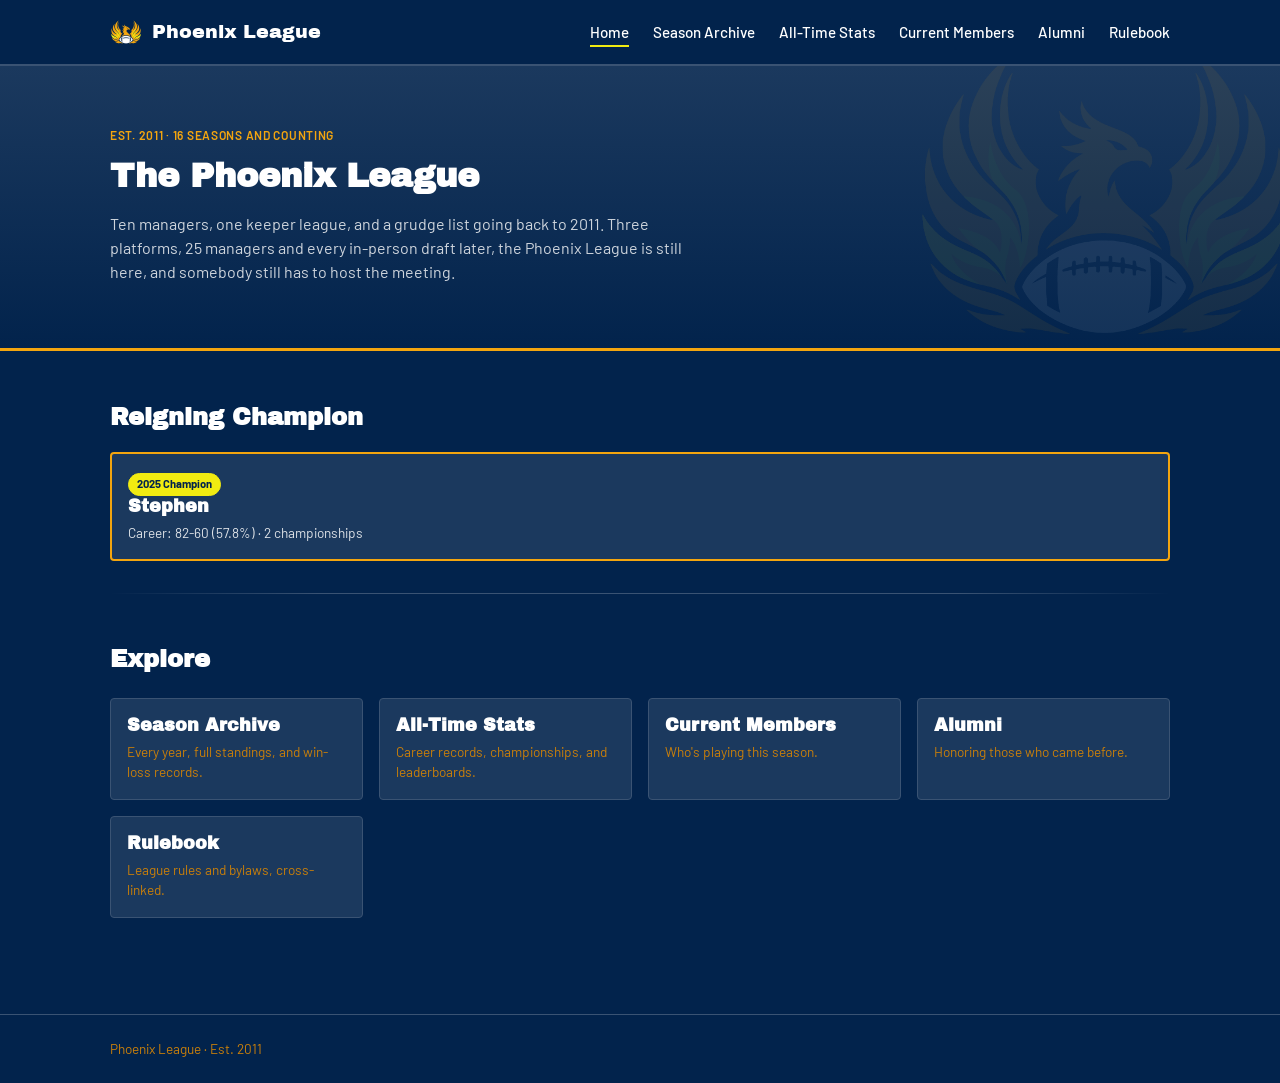
<file: index.html>
<!DOCTYPE html>
<html lang="en">
<head>
<meta charset="UTF-8">
<title>Phoenix League</title>
<link rel="icon" href="assets/favicon.ico">
<link rel="apple-touch-icon" href="assets/icon-192.png">
<link rel="manifest" href="manifest.json">
<link rel="stylesheet" href="css/style.css">
</head>
<body data-page="home">
<div data-include="partials/nav.html"></div>

<section class="hero">
  <div class="wrap">
    <p class="eyebrow" id="season-count">Est. 2011 &middot; 16 seasons and counting</p>
    <h1>The Phoenix League</h1>
    <p>Ten managers, one keeper league, and a grudge list going back to 2011.
       Three platforms, 25 managers and every in-person draft later, the
       Phoenix League is still here, and somebody still has to host the meeting.</p>
  </div>
</section>

<main class="wrap">
  <section id="latest-champion">
    <h2>Reigning Champion</h2>
    <div id="champion-card"></div>
  </section>

  <section id="quick-links">
    <h2>Explore</h2>
    <div class="grid">
      <div class="card"><h3><a href="seasons.html">Season Archive</a></h3><p class="meta">Every year, full standings, and win-loss records.</p></div>
      <div class="card"><h3><a href="stats.html">All-Time Stats</a></h3><p class="meta">Career records, championships, and leaderboards.</p></div>
      <div class="card"><h3><a href="roster.html">Current Members</a></h3><p class="meta">Who's playing this season.</p></div>
      <div class="card"><h3><a href="alumni.html">Alumni</a></h3><p class="meta">Honoring those who came before.</p></div>
      <div class="card"><h3><a href="rulebook.html">Rulebook</a></h3><p class="meta">League rules and bylaws, cross-linked.</p></div>
    </div>
  </section>
</main>

<footer class="site-footer"><div class="wrap">Phoenix League &middot; Est. 2011</div></footer>

<script src="js/include.js"></script>
<script src="js/data.js"></script>
<script>
  // Season count includes the season in progress (2016 counts: it was played,
  // only its data was lost). A new season starts counting in September.
  (function () {
    const now = new Date();
    const currentSeason = now.getMonth() >= 8 ? now.getFullYear() : now.getFullYear() - 1;
    const count = currentSeason - 2011 + 1;
    document.getElementById('season-count').innerHTML =
      'Est. 2011 &middot; ' + count + ' seasons and counting';
  })();
</script>
<script>
(async function () {
  const seasons = await loadSeasons();
  const latest = seasons.filter(s => s.champion).sort((a,b) => b.year - a.year)[0];
  const managers = await loadManagers();
  const el = document.getElementById('champion-card');
  if (!latest) { el.innerHTML = '<p class="empty-state">No season data yet.</p>'; return; }
  const m = managers.find(m => m.slug === latest.champion);
  el.innerHTML = `<div class="card champion-highlight">
    <span class="badge champion">${latest.year} Champion</span>
    <h3>${m ? m.display_name : latest.champion}</h3>
    <p class="meta">Career: ${m.career.wins}-${m.career.losses} (${pct(m.career.win_pct)}) &middot; ${m.career.championships} championship${m.career.championships === 1 ? '' : 's'}</p>
  </div>`;
})();
</script>
</body>
</html>
</file>
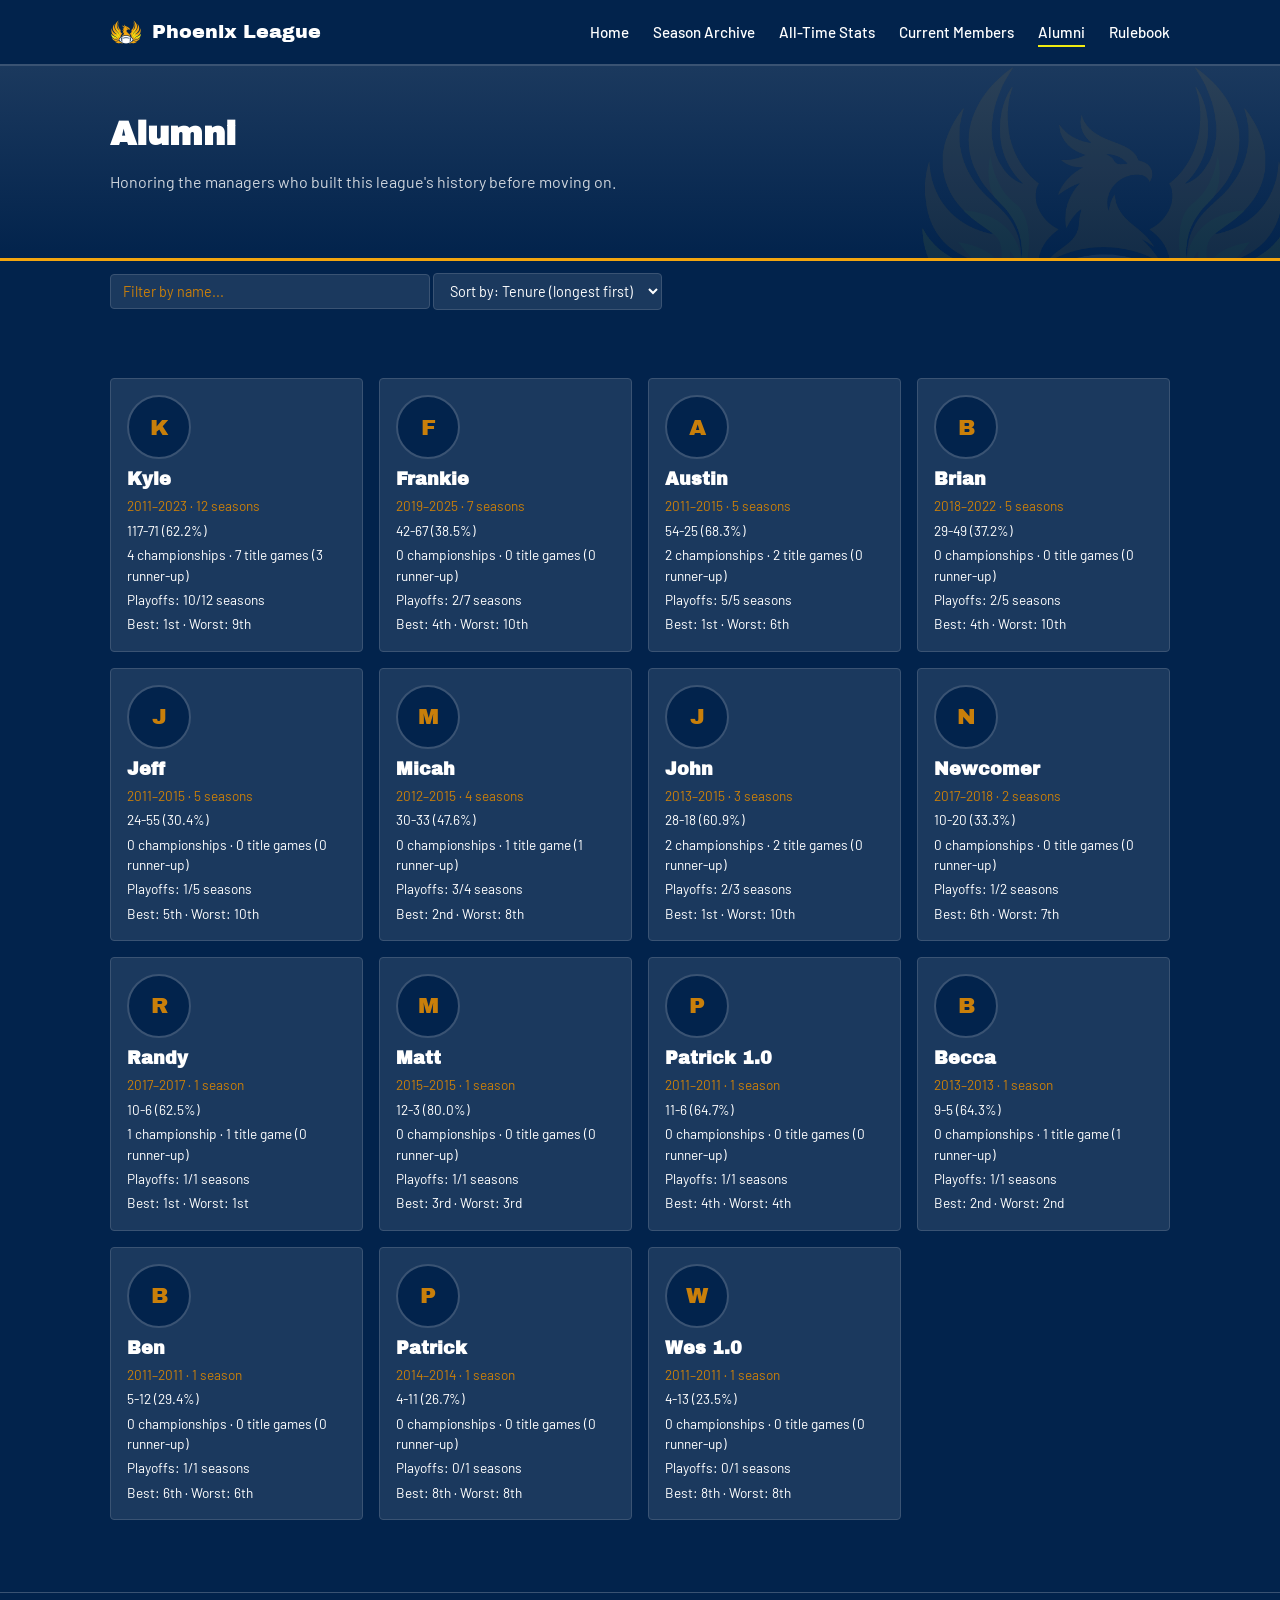
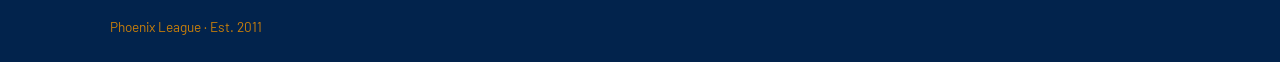
<file: alumni.html>
<!DOCTYPE html>
<html lang="en">
<head>
<meta charset="UTF-8">
<title>Alumni — Phoenix League</title>
<link rel="icon" href="assets/favicon.ico">
<link rel="apple-touch-icon" href="assets/icon-192.png">
<link rel="manifest" href="manifest.json">
<link rel="stylesheet" href="css/style.css">
</head>
<body data-page="alumni">
<div data-include="partials/nav.html"></div>

<section class="hero">
  <div class="wrap">
    <h1>Alumni</h1>
    <p>Honoring the managers who built this league's history before moving on.</p>
  </div>
</section>

<main class="wrap">
  <input type="text" class="filter-input" id="alumni-filter" placeholder="Filter by name...">
  <select class="sort-select" id="alumni-sort">
    <option value="tenure">Sort by: Tenure (longest first)</option>
    <option value="wins">Sort by: Career Wins</option>
    <option value="winpct">Sort by: Win %</option>
    <option value="championships">Sort by: Championships</option>
    <option value="alpha">Sort by: Name (A-Z)</option>
  </select>
  <section id="alumni-grid" class="grid"></section>
</main>

<footer class="site-footer"><div class="wrap">Phoenix League &middot; Est. 2011</div></footer>

<script src="js/include.js"></script>
<script src="js/data.js"></script>
<script>
(async function () {
  const managers = (await loadManagers()).filter(m => m.status === 'alumni');
  const grid = document.getElementById('alumni-grid');

  function render(sorted) {
    grid.innerHTML = sorted.map(m => `<div class="card alumni-card">
      ${avatarHTML(m)}
      <h3>${m.display_name}</h3>
      <p class="meta">${Math.min(...m.years_active)}&ndash;${Math.max(...m.years_active)} &middot; ${m.years_active.length} season${m.years_active.length === 1 ? '' : 's'}</p>
      <p class="stat-line">${m.career.wins}-${m.career.losses} (${pct(m.career.win_pct)})</p>
      <p class="stat-line">${m.career.championships} championship${m.career.championships === 1 ? '' : 's'}
         &middot; ${m.career.championship_appearances} title game${m.career.championship_appearances === 1 ? '' : 's'}
         (${m.career.runner_up_finishes} runner-up)</p>
      <p class="stat-line">Playoffs: ${m.career.playoff_appearances}/${m.years_active.length} seasons</p>
      <p class="stat-line">Best: ${ordinal(m.career.best_finish)} &middot; Worst: ${ordinal(m.career.worst_finish)}</p>
    </div>`).join('');
  }

  const sorters = {
    tenure: (a, b) => b.years_active.length - a.years_active.length,
    wins: (a, b) => b.career.wins - a.career.wins,
    winpct: (a, b) => b.career.win_pct - a.career.win_pct,
    championships: (a, b) => b.career.championships - a.career.championships,
    alpha: (a, b) => a.display_name.localeCompare(b.display_name),
  };

  render([...managers].sort(sorters.tenure));

  document.getElementById('alumni-sort').addEventListener('change', (e) => {
    render([...managers].sort(sorters[e.target.value]));
  });

  document.getElementById('alumni-filter').addEventListener('input', (e) => {
    const q = e.target.value.trim().toLowerCase();
    grid.querySelectorAll('.alumni-card').forEach(card => {
      card.style.display = card.textContent.toLowerCase().includes(q) ? '' : 'none';
    });
  });
})();
</script>
</body>
</html>
</file>
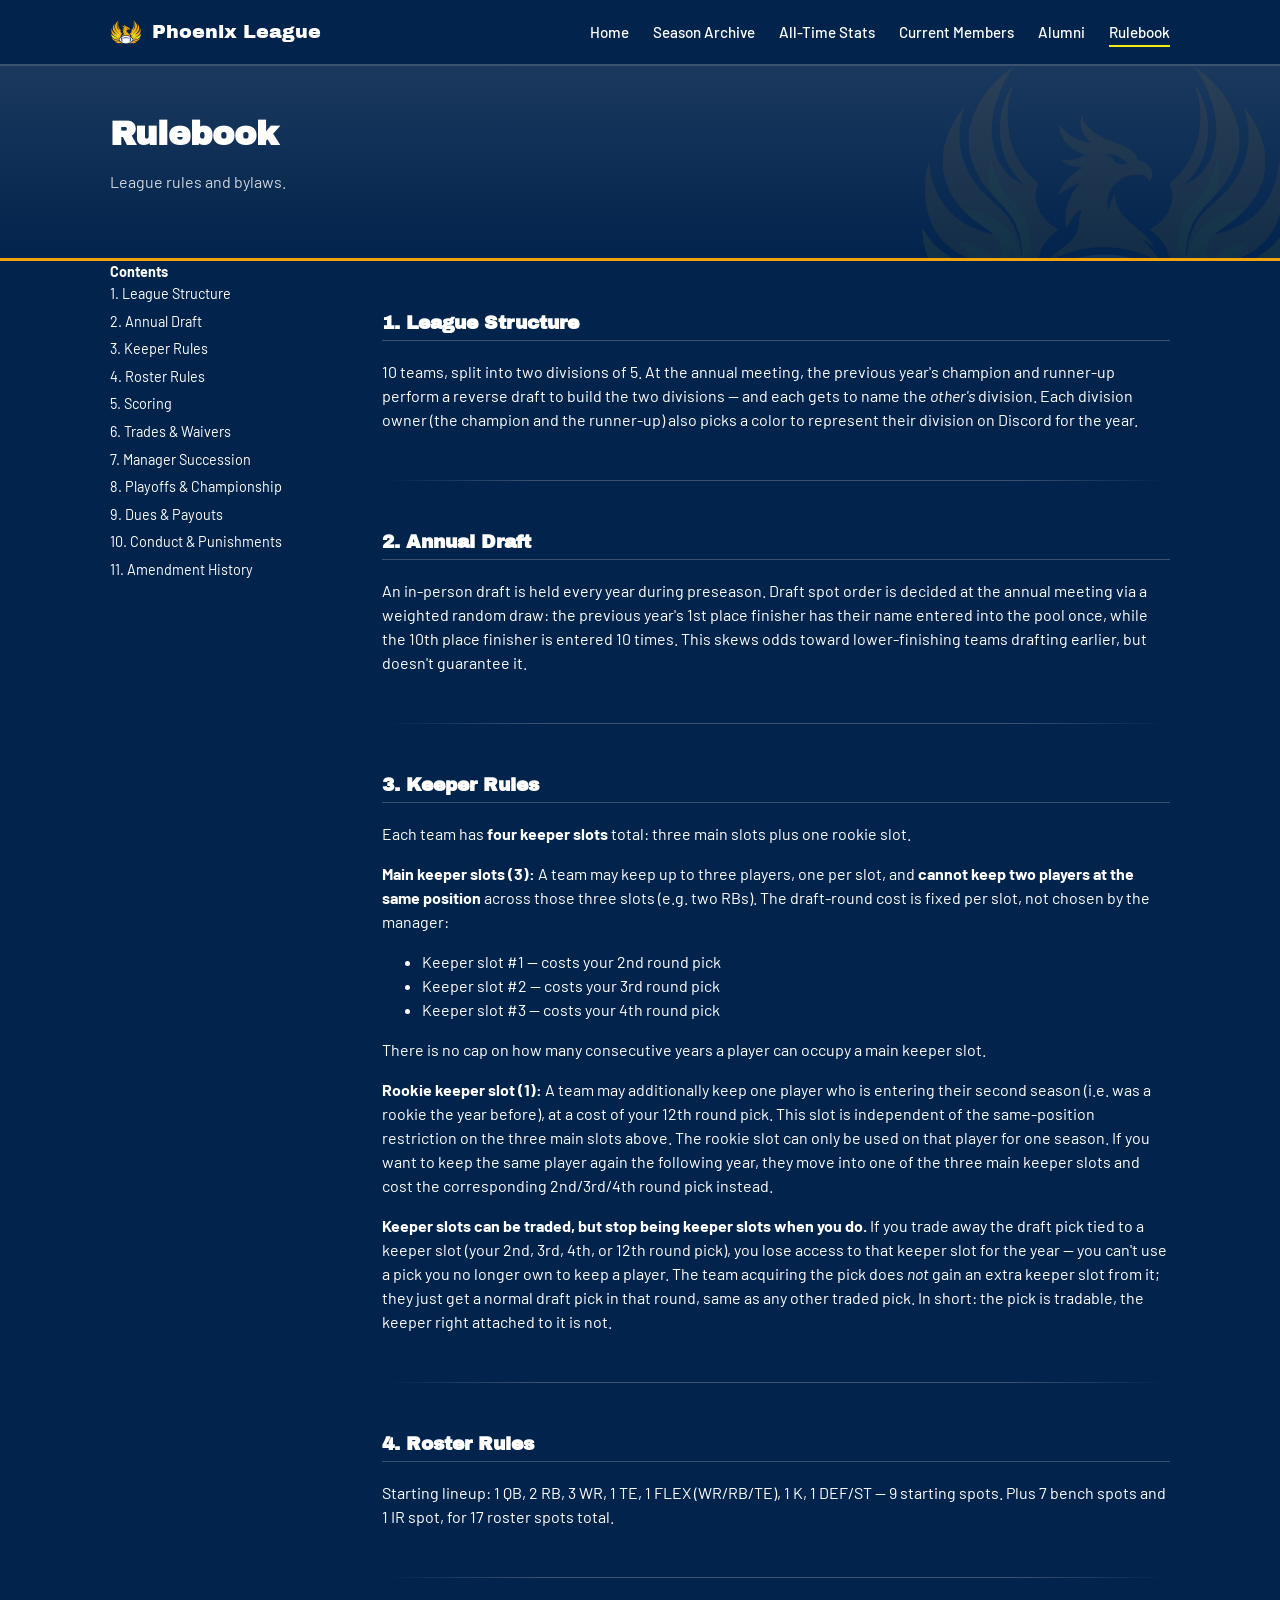
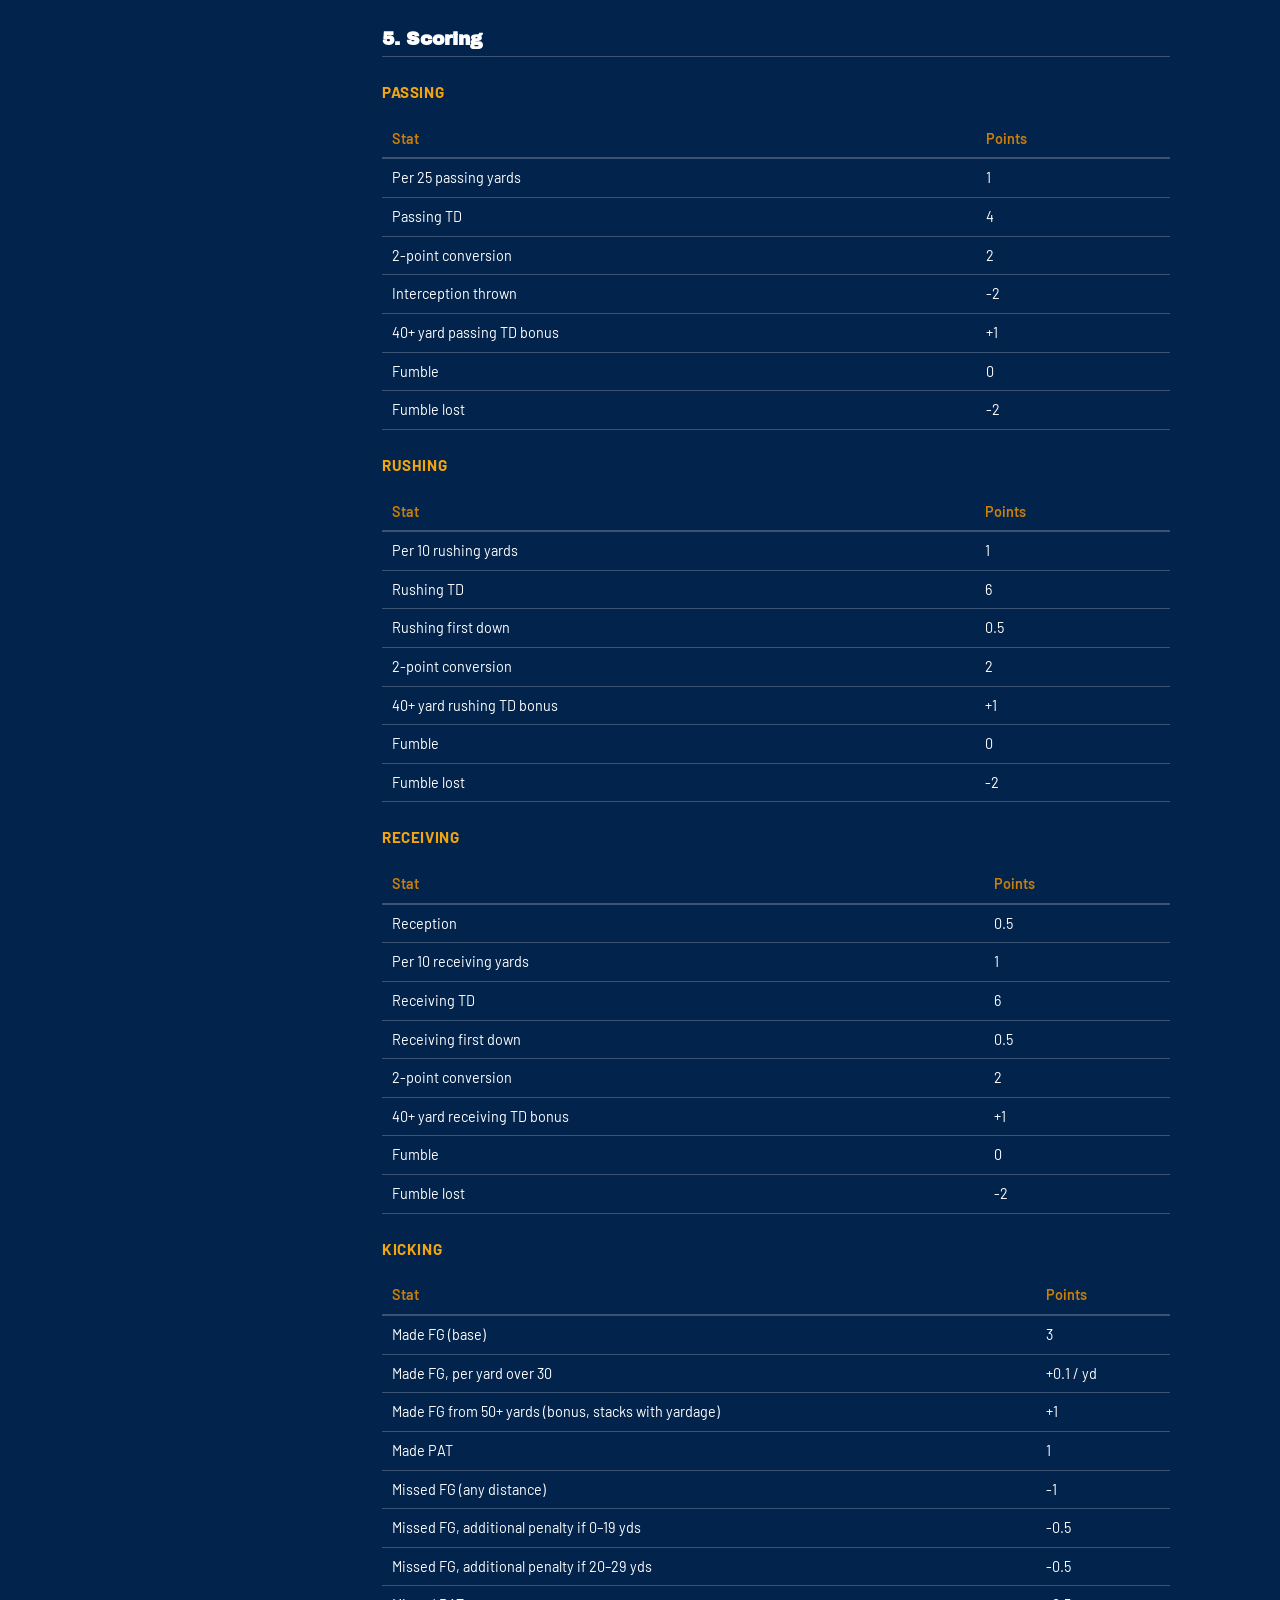
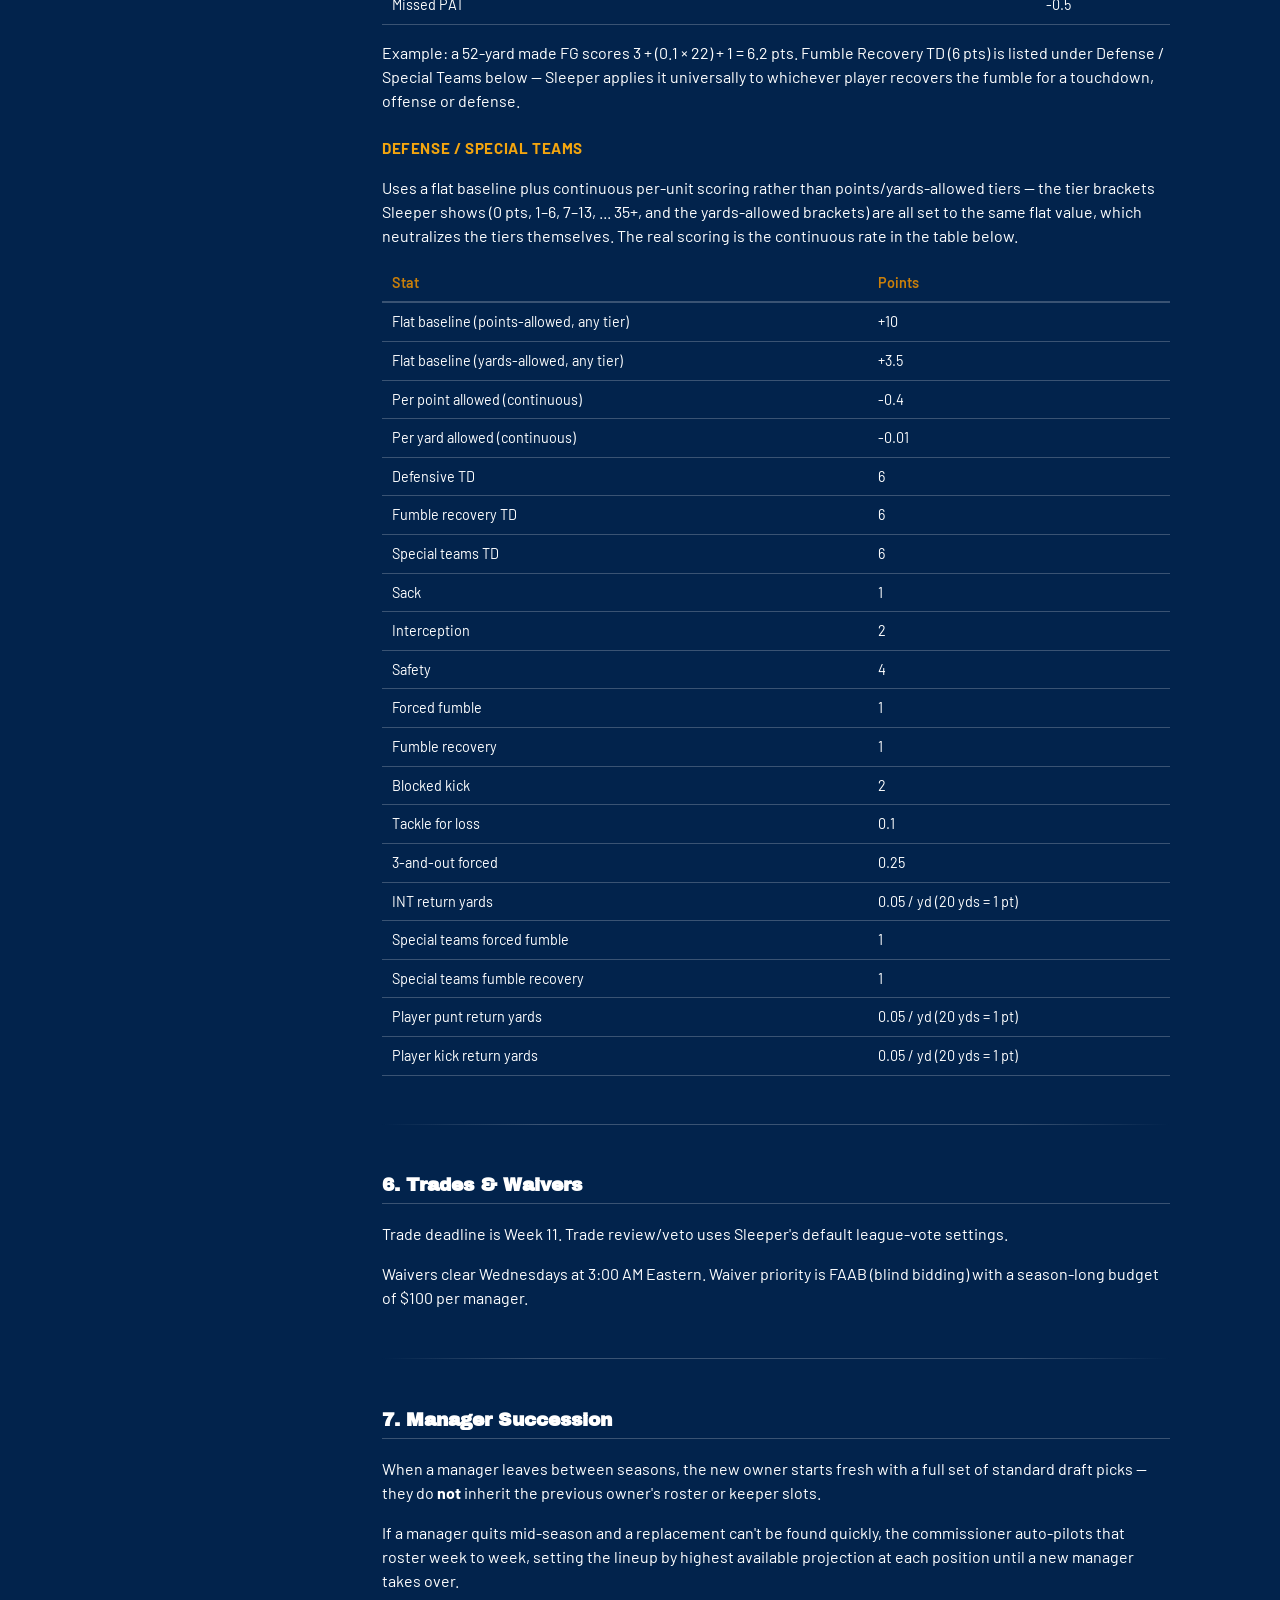
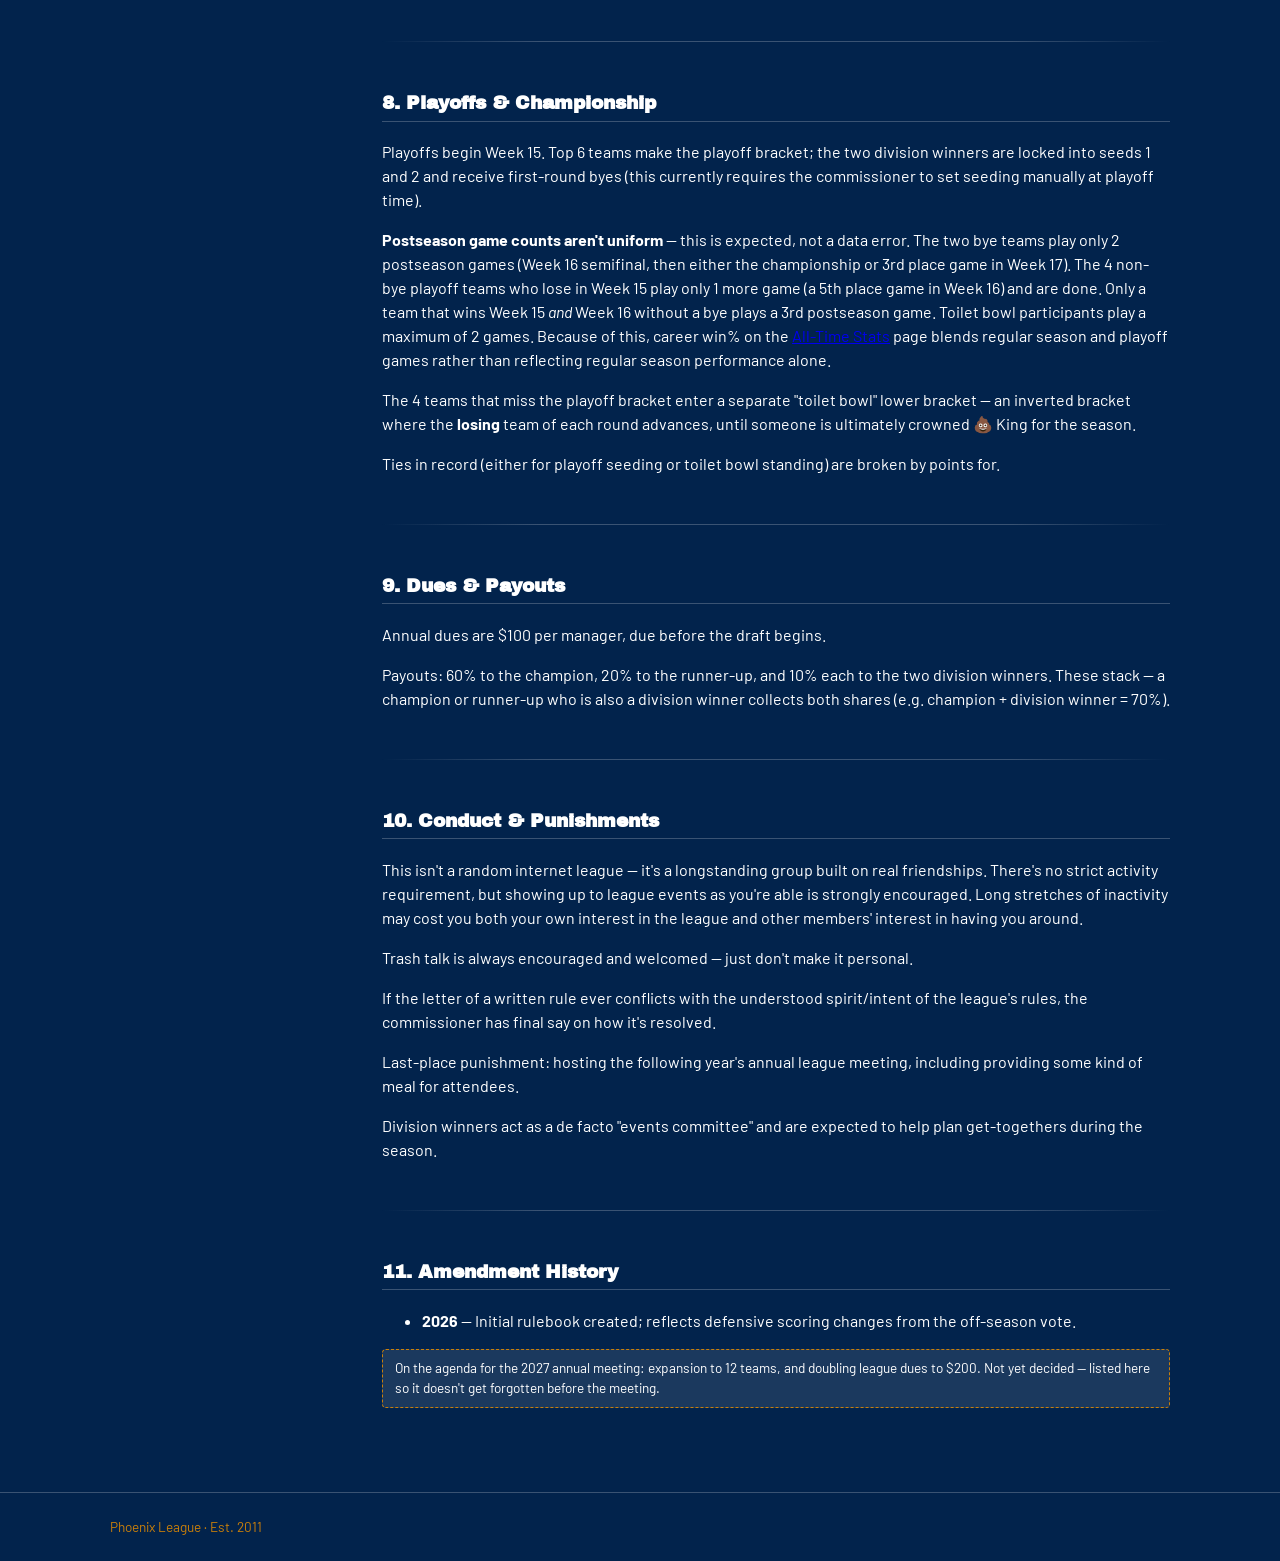
<file: rulebook.html>
<!DOCTYPE html>
<html lang="en">
<head>
<meta charset="UTF-8">
<title>Rulebook — Phoenix League</title>
<link rel="icon" href="assets/favicon.ico">
<link rel="apple-touch-icon" href="assets/icon-192.png">
<link rel="manifest" href="manifest.json">
<link rel="stylesheet" href="css/style.css">
</head>
<body data-page="rulebook">
<div data-include="partials/nav.html"></div>

<section class="hero">
  <div class="wrap">
    <h1>Rulebook</h1>
    <p>League rules and bylaws.</p>
  </div>
</section>

<main class="wrap">
  <div class="rulebook-layout">
    <nav class="rulebook-toc" aria-label="Rulebook contents">
      <strong>Contents</strong>
      <ul>
        <li><a href="#league-structure">1. League Structure</a></li>
        <li><a href="#annual-draft">2. Annual Draft</a></li>
        <li><a href="#keeper-rules">3. Keeper Rules</a></li>
        <li><a href="#roster-rules">4. Roster Rules</a></li>
        <li><a href="#scoring">5. Scoring</a></li>
        <li><a href="#trades">6. Trades &amp; Waivers</a></li>
        <li><a href="#manager-succession">7. Manager Succession</a></li>
        <li><a href="#playoffs">8. Playoffs &amp; Championship</a></li>
        <li><a href="#dues-payouts">9. Dues &amp; Payouts</a></li>
        <li><a href="#conduct">10. Conduct &amp; Punishments</a></li>
        <li><a href="#amendments">11. Amendment History</a></li>
      </ul>
    </nav>

    <div class="rule-section-list">

      <section class="rule-section" id="league-structure">
        <h3>1. League Structure</h3>
        <p>10 teams, split into two divisions of 5. At the annual meeting,
           the previous year's champion and runner-up perform a reverse
           draft to build the two divisions &mdash; and each gets to name
           the <em>other's</em> division. Each division owner (the champion
           and the runner-up) also picks a color to represent their
           division on Discord for the year.</p>
      </section>

      <section class="rule-section" id="annual-draft">
        <h3>2. Annual Draft</h3>
        <p>An in-person draft is held every year during preseason. Draft
           spot order is decided at the annual meeting via a weighted
           random draw: the previous year's 1st place finisher has their
           name entered into the pool once, while the 10th place finisher
           is entered 10 times. This skews odds toward lower-finishing
           teams drafting earlier, but doesn't guarantee it.</p>
      </section>

      <section class="rule-section" id="keeper-rules">
        <h3>3. Keeper Rules</h3>
        <p>Each team has <strong>four keeper slots</strong> total: three main
           slots plus one rookie slot.</p>
        <p><strong>Main keeper slots (3):</strong> A team may keep up to three
           players, one per slot, and <strong>cannot keep two players at the
           same position</strong> across those three slots (e.g. two RBs).
           The draft-round cost is fixed per slot, not chosen by the manager:</p>
        <ul>
          <li>Keeper slot #1 &mdash; costs your 2nd round pick</li>
          <li>Keeper slot #2 &mdash; costs your 3rd round pick</li>
          <li>Keeper slot #3 &mdash; costs your 4th round pick</li>
        </ul>
        <p>There is no cap on how many consecutive years a player can occupy a
           main keeper slot.</p>
        <p><strong>Rookie keeper slot (1):</strong> A team may additionally
           keep one player who is entering their second season (i.e. was a
           rookie the year before), at a cost of your 12th round pick. This
           slot is independent of the same-position restriction on the three
           main slots above. The rookie slot can only be used on that player
           for one season. If you want to keep the same player again the
           following year, they move into one of the three main keeper slots
           and cost the corresponding 2nd/3rd/4th round pick instead.</p>
        <p><strong>Keeper slots can be traded, but stop being keeper slots
           when you do.</strong> If you trade away the draft pick tied to a
           keeper slot (your 2nd, 3rd, 4th, or 12th round pick), you lose
           access to that keeper slot for the year &mdash; you can't use a
           pick you no longer own to keep a player. The team acquiring the
           pick does <em>not</em> gain an extra keeper slot from it; they
           just get a normal draft pick in that round, same as any other
           traded pick. In short: the pick is tradable, the keeper right
           attached to it is not.</p>
      </section>

      <section class="rule-section" id="roster-rules">
        <h3>4. Roster Rules</h3>
        <p>Starting lineup: 1 QB, 2 RB, 3 WR, 1 TE, 1 FLEX (WR/RB/TE), 1 K,
           1 DEF/ST &mdash; 9 starting spots. Plus 7 bench spots and 1 IR
           spot, for 17 roster spots total.</p>
      </section>

      <section class="rule-section" id="scoring">
        <h3>5. Scoring</h3>

        <h4>Passing</h4>
        <table>
          <thead><tr><th>Stat</th><th>Points</th></tr></thead>
          <tbody>
            <tr><td>Per 25 passing yards</td><td>1</td></tr>
            <tr><td>Passing TD</td><td>4</td></tr>
            <tr><td>2-point conversion</td><td>2</td></tr>
            <tr><td>Interception thrown</td><td>-2</td></tr>
            <tr><td>40+ yard passing TD bonus</td><td>+1</td></tr>
            <tr><td>Fumble</td><td>0</td></tr>
            <tr><td>Fumble lost</td><td>-2</td></tr>
          </tbody>
        </table>

        <h4>Rushing</h4>
        <table>
          <thead><tr><th>Stat</th><th>Points</th></tr></thead>
          <tbody>
            <tr><td>Per 10 rushing yards</td><td>1</td></tr>
            <tr><td>Rushing TD</td><td>6</td></tr>
            <tr><td>Rushing first down</td><td>0.5</td></tr>
            <tr><td>2-point conversion</td><td>2</td></tr>
            <tr><td>40+ yard rushing TD bonus</td><td>+1</td></tr>
            <tr><td>Fumble</td><td>0</td></tr>
            <tr><td>Fumble lost</td><td>-2</td></tr>
          </tbody>
        </table>

        <h4>Receiving</h4>
        <table>
          <thead><tr><th>Stat</th><th>Points</th></tr></thead>
          <tbody>
            <tr><td>Reception</td><td>0.5</td></tr>
            <tr><td>Per 10 receiving yards</td><td>1</td></tr>
            <tr><td>Receiving TD</td><td>6</td></tr>
            <tr><td>Receiving first down</td><td>0.5</td></tr>
            <tr><td>2-point conversion</td><td>2</td></tr>
            <tr><td>40+ yard receiving TD bonus</td><td>+1</td></tr>
            <tr><td>Fumble</td><td>0</td></tr>
            <tr><td>Fumble lost</td><td>-2</td></tr>
          </tbody>
        </table>

        <h4>Kicking</h4>
        <table>
          <thead><tr><th>Stat</th><th>Points</th></tr></thead>
          <tbody>
            <tr><td>Made FG (base)</td><td>3</td></tr>
            <tr><td>Made FG, per yard over 30</td><td>+0.1 / yd</td></tr>
            <tr><td>Made FG from 50+ yards (bonus, stacks with yardage)</td><td>+1</td></tr>
            <tr><td>Made PAT</td><td>1</td></tr>
            <tr><td>Missed FG (any distance)</td><td>-1</td></tr>
            <tr><td>Missed FG, additional penalty if 0&ndash;19 yds</td><td>-0.5</td></tr>
            <tr><td>Missed FG, additional penalty if 20&ndash;29 yds</td><td>-0.5</td></tr>
            <tr><td>Missed PAT</td><td>-0.5</td></tr>
          </tbody>
        </table>
        <p class="meta">Example: a 52-yard made FG scores 3 + (0.1 &times; 22) + 1 = 6.2 pts.
           Fumble Recovery TD (6 pts) is listed under Defense / Special Teams
           below &mdash; Sleeper applies it universally to whichever player
           recovers the fumble for a touchdown, offense or defense.</p>

        <h4>Defense / Special Teams</h4>
        <p>Uses a flat baseline plus continuous per-unit scoring rather than
           points/yards-allowed tiers &mdash; the tier brackets Sleeper shows
           (0 pts, 1&ndash;6, 7&ndash;13, ... 35+, and the yards-allowed
           brackets) are all set to the same flat value, which neutralizes
           the tiers themselves. The real scoring is the continuous rate
           in the table below.</p>
        <table>
          <thead><tr><th>Stat</th><th>Points</th></tr></thead>
          <tbody>
            <tr><td>Flat baseline (points-allowed, any tier)</td><td>+10</td></tr>
            <tr><td>Flat baseline (yards-allowed, any tier)</td><td>+3.5</td></tr>
            <tr><td>Per point allowed (continuous)</td><td>-0.4</td></tr>
            <tr><td>Per yard allowed (continuous)</td><td>-0.01</td></tr>
            <tr><td>Defensive TD</td><td>6</td></tr>
            <tr><td>Fumble recovery TD</td><td>6</td></tr>
            <tr><td>Special teams TD</td><td>6</td></tr>
            <tr><td>Sack</td><td>1</td></tr>
            <tr><td>Interception</td><td>2</td></tr>
            <tr><td>Safety</td><td>4</td></tr>
            <tr><td>Forced fumble</td><td>1</td></tr>
            <tr><td>Fumble recovery</td><td>1</td></tr>
            <tr><td>Blocked kick</td><td>2</td></tr>
            <tr><td>Tackle for loss</td><td>0.1</td></tr>
            <tr><td>3-and-out forced</td><td>0.25</td></tr>
            <tr><td>INT return yards</td><td>0.05 / yd (20 yds = 1 pt)</td></tr>
            <tr><td>Special teams forced fumble</td><td>1</td></tr>
            <tr><td>Special teams fumble recovery</td><td>1</td></tr>
            <tr><td>Player punt return yards</td><td>0.05 / yd (20 yds = 1 pt)</td></tr>
            <tr><td>Player kick return yards</td><td>0.05 / yd (20 yds = 1 pt)</td></tr>
          </tbody>
        </table>
      </section>

      <section class="rule-section" id="trades">
        <h3>6. Trades &amp; Waivers</h3>
        <p>Trade deadline is Week 11. Trade review/veto uses Sleeper's
           default league-vote settings.</p>
        <p>Waivers clear Wednesdays at 3:00 AM Eastern. Waiver priority is
           FAAB (blind bidding) with a season-long budget of $100 per
           manager.</p>
      </section>

      <section class="rule-section" id="manager-succession">
        <h3>7. Manager Succession</h3>
        <p>When a manager leaves between seasons, the new owner starts fresh
           with a full set of standard draft picks &mdash; they do
           <strong>not</strong> inherit the previous owner's roster or
           keeper slots.</p>
        <p>If a manager quits mid-season and a replacement can't be found
           quickly, the commissioner auto-pilots that roster week to week,
           setting the lineup by highest available projection at each
           position until a new manager takes over.</p>
      </section>

      <section class="rule-section" id="playoffs">
        <h3>8. Playoffs &amp; Championship</h3>
        <p>Playoffs begin Week 15. Top 6 teams make the playoff bracket;
           the two division winners are locked into seeds 1 and 2 and
           receive first-round byes (this currently requires the
           commissioner to set seeding manually at playoff time).</p>
        <p><strong>Postseason game counts aren't uniform</strong> &mdash;
           this is expected, not a data error. The two bye teams play only
           2 postseason games (Week 16 semifinal, then either the
           championship or 3rd place game in Week 17). The 4 non-bye
           playoff teams who lose in Week 15 play only 1 more game (a 5th
           place game in Week 16) and are done. Only a team that wins
           Week 15 <em>and</em> Week 16 without a bye plays a 3rd
           postseason game. Toilet bowl participants play a maximum of
           2 games. Because of this, career win% on the
           <a href="stats.html">All-Time Stats</a> page blends regular
           season and playoff games rather than reflecting regular season
           performance alone.</p>
        <p>The 4 teams that miss the playoff bracket enter a separate
           "toilet bowl" lower bracket &mdash; an inverted bracket where the
           <strong>losing</strong> team of each round advances, until
           someone is ultimately crowned &#128169; King for the season.</p>
        <p>Ties in record (either for playoff seeding or toilet bowl
           standing) are broken by points for.</p>
      </section>

      <section class="rule-section" id="dues-payouts">
        <h3>9. Dues &amp; Payouts</h3>
        <p>Annual dues are $100 per manager, due before the draft begins.</p>
        <p>Payouts: 60% to the champion, 20% to the runner-up, and 10% each
           to the two division winners. These stack &mdash; a champion or
           runner-up who is also a division winner collects both shares
           (e.g. champion + division winner = 70%).</p>
      </section>

      <section class="rule-section" id="conduct">
        <h3>10. Conduct &amp; Punishments</h3>
        <p>This isn't a random internet league &mdash; it's a longstanding
           group built on real friendships. There's no strict activity
           requirement, but showing up to league events as you're able is
           strongly encouraged. Long stretches of inactivity may cost you
           both your own interest in the league and other members' interest
           in having you around.</p>
        <p>Trash talk is always encouraged and welcomed &mdash; just don't
           make it personal.</p>
        <p>If the letter of a written rule ever conflicts with the
           understood spirit/intent of the league's rules, the commissioner
           has final say on how it's resolved.</p>
        <p>Last-place punishment: hosting the following year's annual league
           meeting, including providing some kind of meal for attendees.</p>
        <p>Division winners act as a de facto "events committee" and are
           expected to help plan get-togethers during the season.</p>
      </section>

      <section class="rule-section" id="amendments">
        <h3>11. Amendment History</h3>
        <ul>
          <li><strong>2026</strong> &mdash; Initial rulebook created;
              reflects defensive scoring changes from the off-season vote.</li>
        </ul>
        <div class="todo-flag">On the agenda for the 2027 annual meeting:
          expansion to 12 teams, and doubling league dues to $200. Not yet
          decided &mdash; listed here so it doesn't get forgotten before the
          meeting.</div>
      </section>
    </div>
  </div>
</main>

<footer class="site-footer"><div class="wrap">Phoenix League &middot; Est. 2011</div></footer>

<script src="js/include.js"></script>
</body>
</html>
</file>
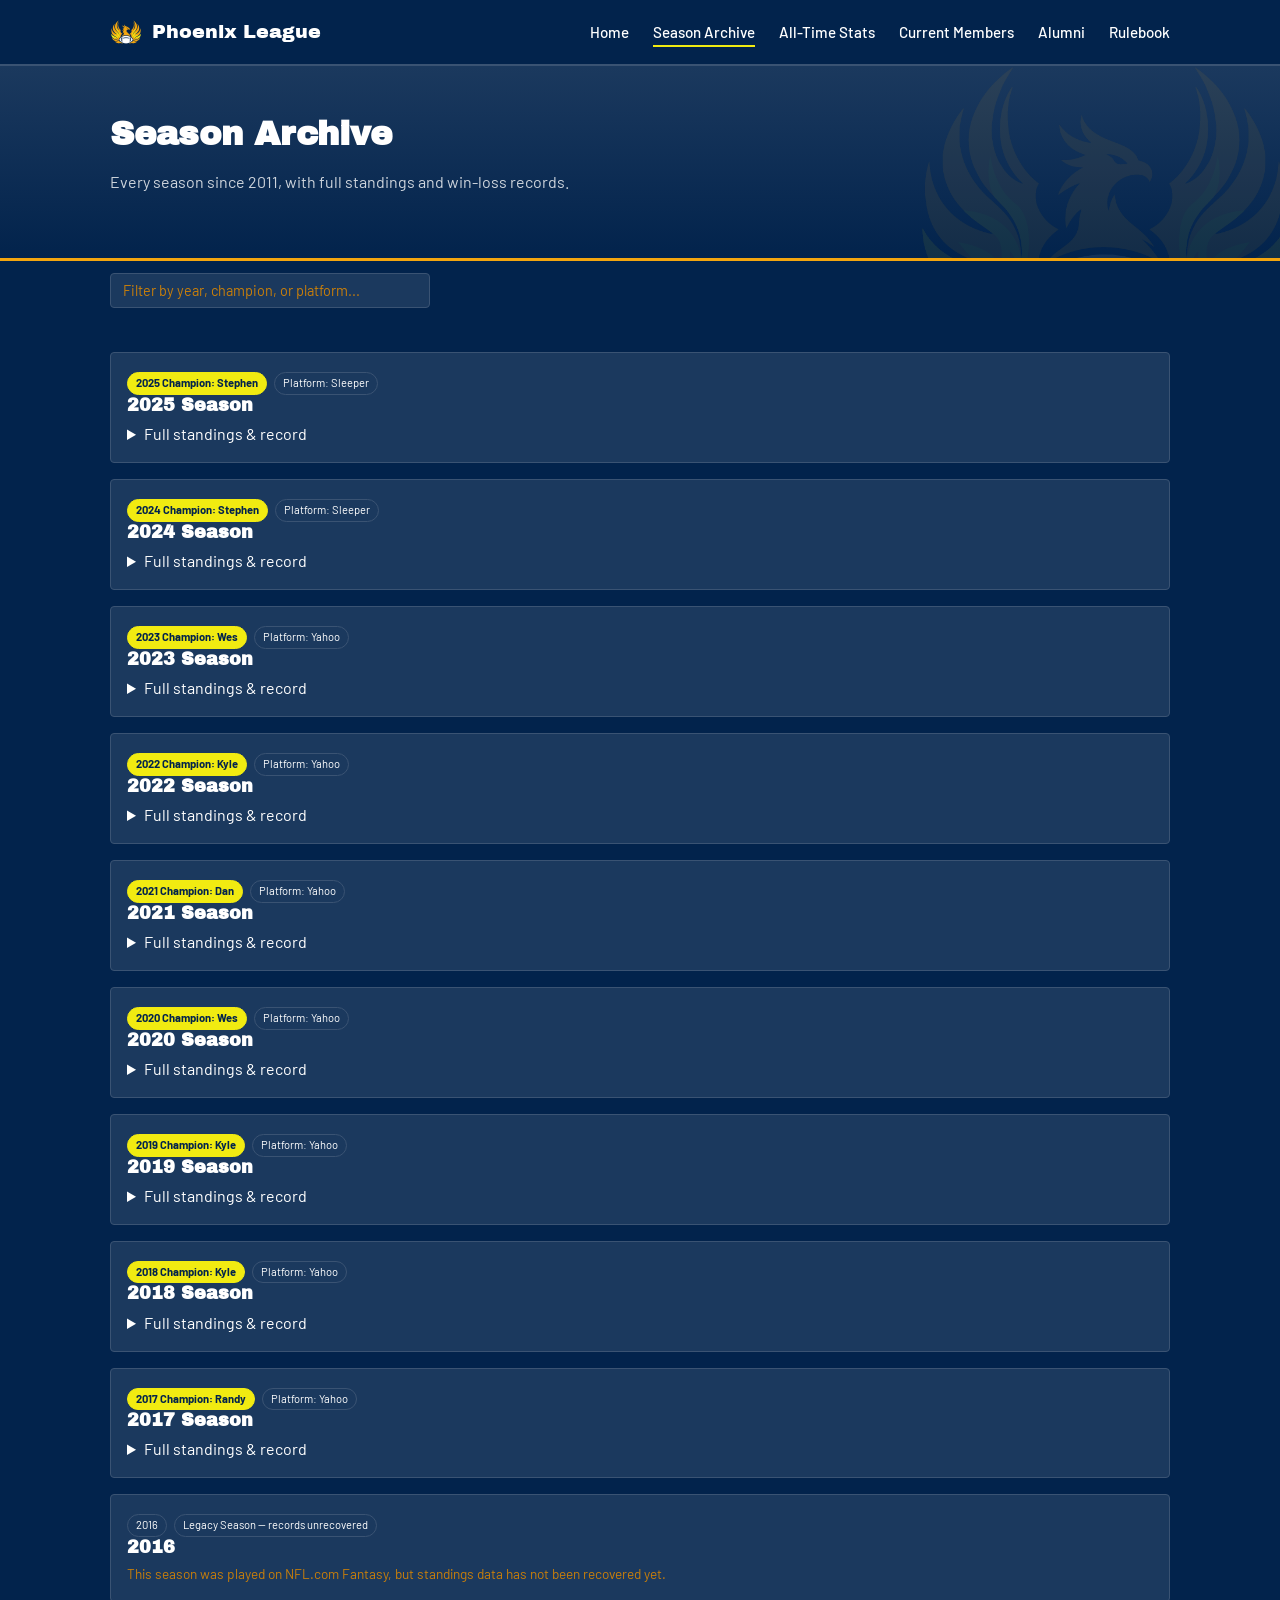
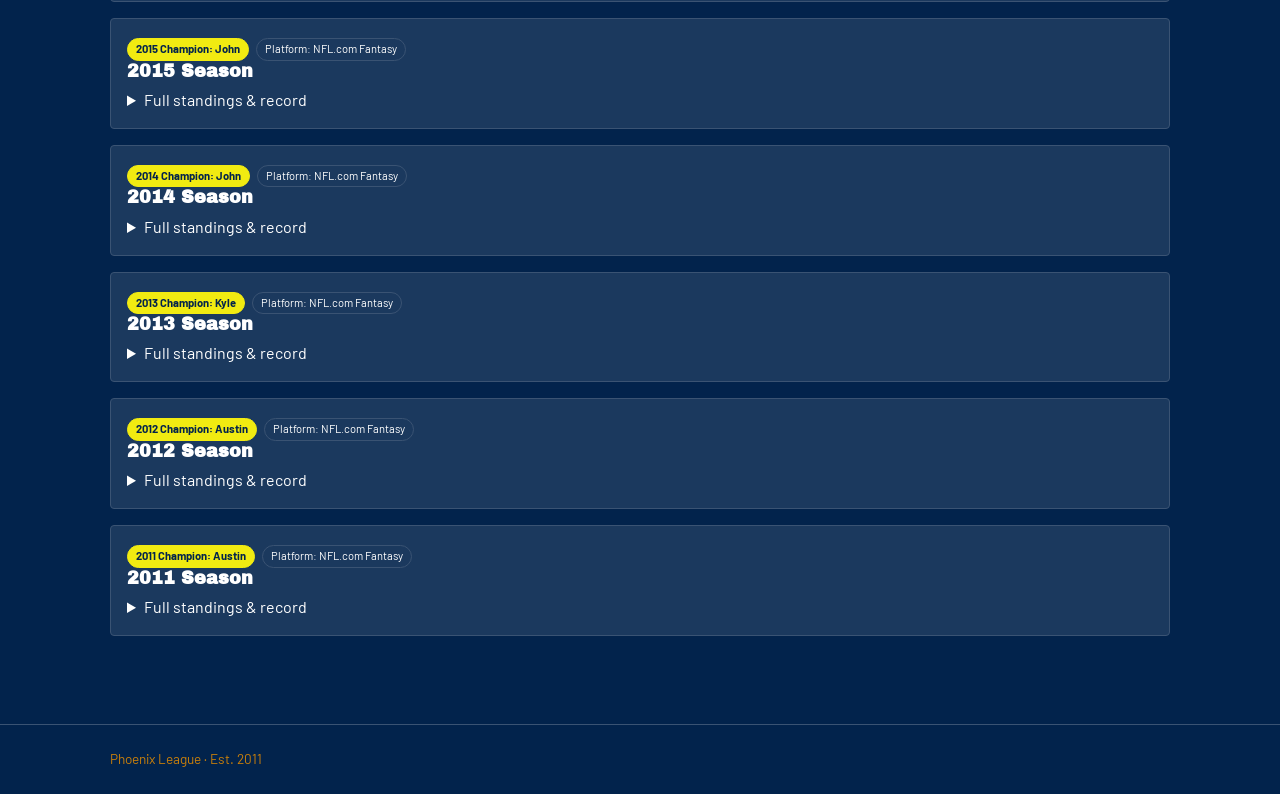
<file: seasons.html>
<!DOCTYPE html>
<html lang="en">
<head>
<meta charset="UTF-8">
<title>Season Archive — Phoenix League</title>
<link rel="icon" href="assets/favicon.ico">
<link rel="apple-touch-icon" href="assets/icon-192.png">
<link rel="manifest" href="manifest.json">
<link rel="stylesheet" href="css/style.css">
</head>
<body data-page="seasons">
<div data-include="partials/nav.html"></div>

<section class="hero">
  <div class="wrap">
    <h1>Season Archive</h1>
    <p>Every season since 2011, with full standings and win-loss records.</p>
  </div>
</section>

<main class="wrap">
  <input type="text" class="filter-input" id="season-filter" placeholder="Filter by year, champion, or platform...">
  <section id="season-list"></section>
</main>

<footer class="site-footer"><div class="wrap">Phoenix League &middot; Est. 2011</div></footer>

<script src="js/include.js"></script>
<script src="js/data.js"></script>
<script src="js/interactive.js"></script>
<script>
(async function () {
  const seasons = (await loadSeasons()).sort((a, b) => b.year - a.year);
  const managers = await loadManagers();
  const nameOf = (slug) => (managers.find(m => m.slug === slug) || {}).display_name || slug;

  const container = document.getElementById('season-list');
  container.innerHTML = seasons.map(s => {
    if (s.legacy_missing_data) {
      return `<div class="card season-card" style="margin-bottom:16px;">
        <span class="badge">${s.year}</span>
        <span class="badge">Legacy Season &mdash; records unrecovered</span>
        <h3>${s.year}</h3>
        <p class="meta">This season was played on ${s.platform || 'an unknown platform'},
        but standings data has not been recovered yet.</p>
      </div>`;
    }
    const standingsRows = s.standings.map((slug, i) => {
      const rec = s.records[slug];
      const wl = rec ? `${rec.wins}-${rec.losses}` : '&mdash;';
      return `<tr><td>${i + 1}</td><td>${nameOf(slug)}</td><td>${wl}</td></tr>`;
    }).join('');
    return `<div class="card season-card" style="margin-bottom:16px;">
      <span class="badge champion">${s.year} Champion: ${nameOf(s.champion)}</span>
      <span class="badge">Platform: ${s.platform || 'TBD'}</span>
      <h3>${s.year} Season</h3>
      <details>
        <summary>Full standings &amp; record</summary>
        <table>
          <thead><tr><th>Finish</th><th>Manager</th><th>W-L</th></tr></thead>
          <tbody>${standingsRows}</tbody>
        </table>
      </details>
    </div>`;
  }).join('');

  wireFilter(
    document.getElementById('season-filter'),
    Array.from(container.querySelectorAll('.season-card')),
    card => card.textContent
  );
})();
</script>
</body>
</html>
</file>
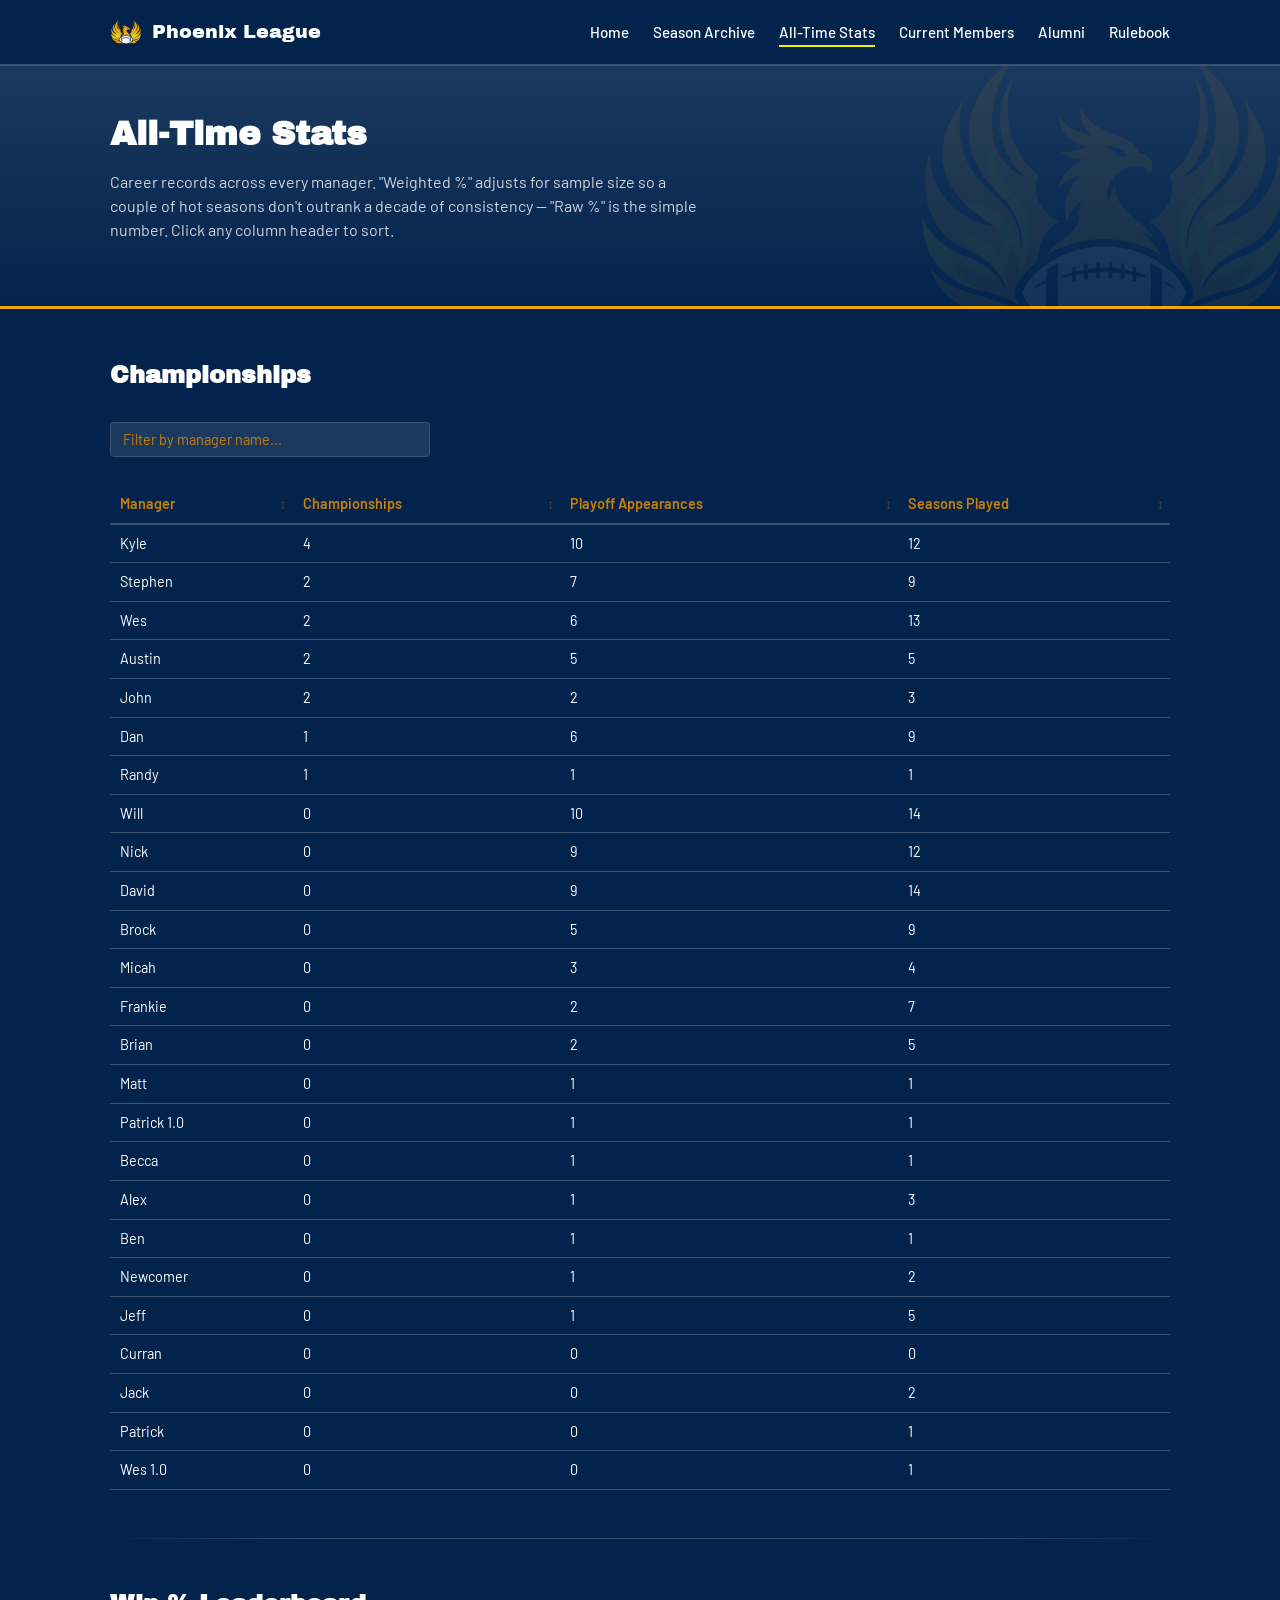
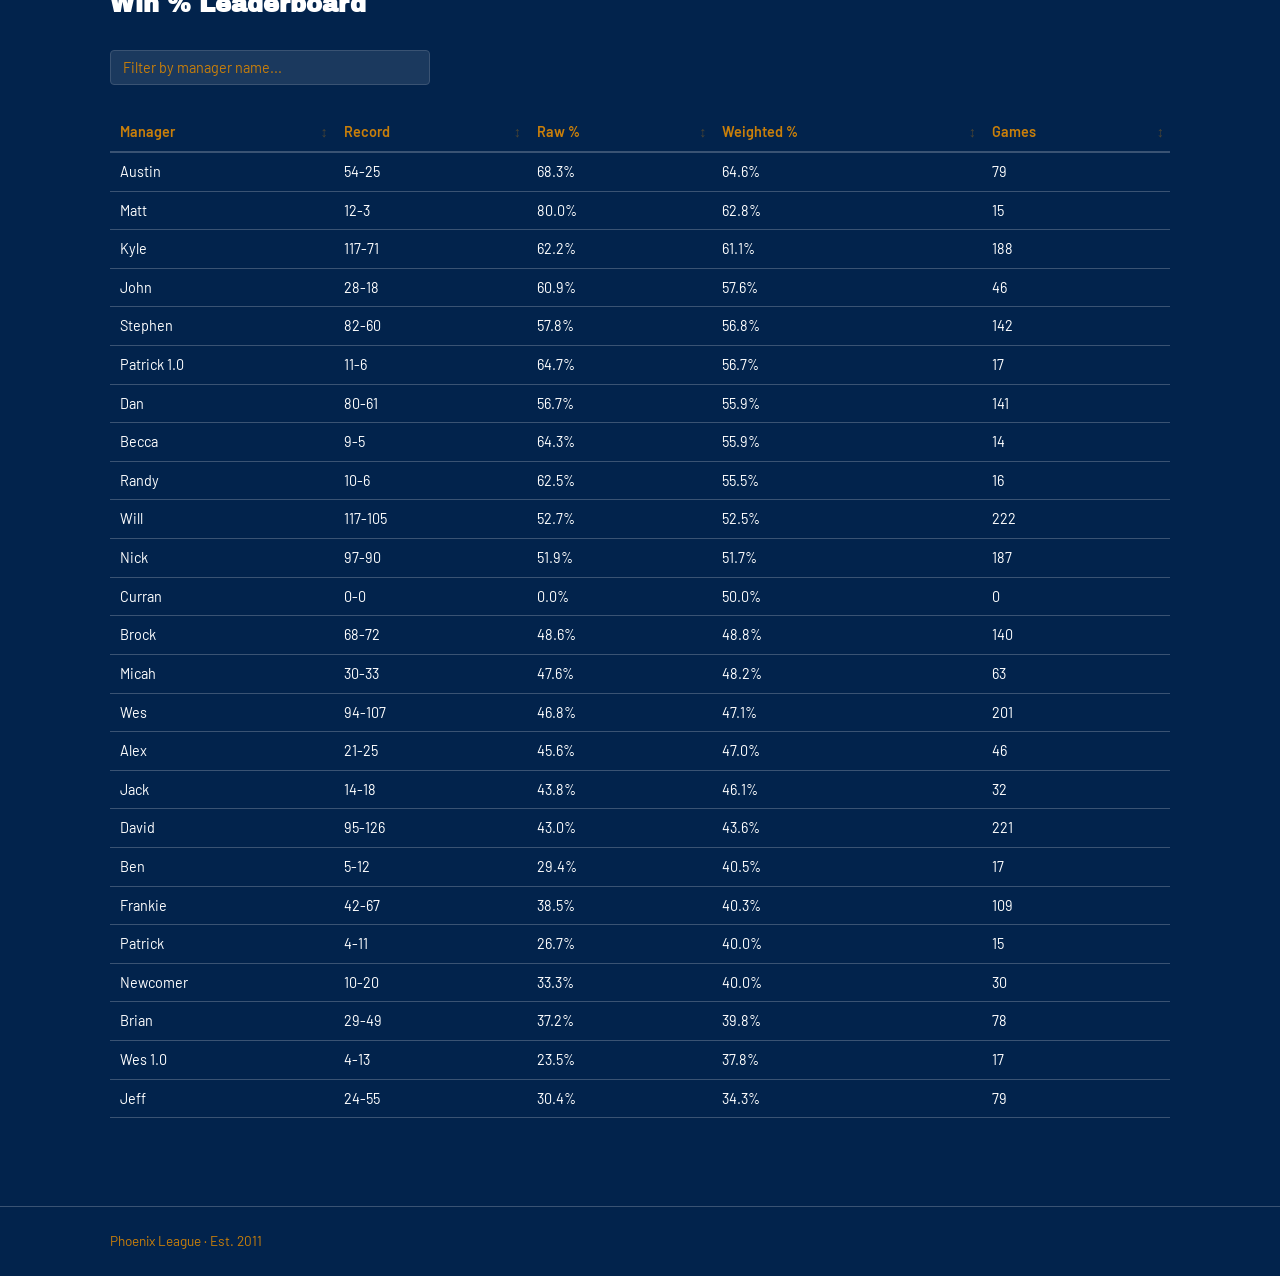
<file: stats.html>
<!DOCTYPE html>
<html lang="en">
<head>
<meta charset="UTF-8">
<title>All-Time Stats — Phoenix League</title>
<link rel="icon" href="assets/favicon.ico">
<link rel="apple-touch-icon" href="assets/icon-192.png">
<link rel="manifest" href="manifest.json">
<link rel="stylesheet" href="css/style.css">
</head>
<body data-page="stats">
<div data-include="partials/nav.html"></div>

<section class="hero">
  <div class="wrap">
    <h1>All-Time Stats</h1>
    <p>Career records across every manager. "Weighted %" adjusts for sample size
       so a couple of hot seasons don't outrank a decade of consistency &mdash;
       "Raw %" is the simple number. Click any column header to sort.</p>
  </div>
</section>

<main class="wrap">
  <section id="championships-table">
    <h2>Championships</h2>
    <input type="text" class="filter-input" id="champ-filter" placeholder="Filter by manager name...">
    <table id="champ-table"><thead>
      <tr><th>Manager</th><th>Championships</th><th>Playoff Appearances</th><th>Seasons Played</th></tr>
    </thead><tbody></tbody></table>
  </section>

  <section id="winpct-table">
    <h2>Win % Leaderboard</h2>
    <input type="text" class="filter-input" id="wp-filter" placeholder="Filter by manager name...">
    <table id="wp-table"><thead>
      <tr><th>Manager</th><th>Record</th><th>Raw %</th><th>Weighted %</th><th>Games</th></tr>
    </thead><tbody></tbody></table>
  </section>
</main>

<footer class="site-footer"><div class="wrap">Phoenix League &middot; Est. 2011</div></footer>

<script src="js/include.js"></script>
<script src="js/data.js"></script>
<script src="js/interactive.js"></script>
<script>
(async function () {
  const managers = await loadManagers();

  const champBody = document.querySelector('#champ-table tbody');
  champBody.innerHTML = [...managers]
    .sort((a, b) => b.career.championships - a.career.championships || b.career.playoff_appearances - a.career.playoff_appearances)
    .map(m => `<tr>
      <td>${m.display_name}</td>
      <td data-sort="${m.career.championships}">${m.career.championships}</td>
      <td data-sort="${m.career.playoff_appearances}">${m.career.playoff_appearances}</td>
      <td data-sort="${m.years_active.length}">${m.years_active.length}</td>
    </tr>`).join('');

  const wpBody = document.querySelector('#wp-table tbody');
  wpBody.innerHTML = [...managers]
    .sort((a, b) => b.career.win_pct_adjusted - a.career.win_pct_adjusted)
    .map(m => `<tr>
      <td>${m.display_name}</td>
      <td data-sort="${m.career.wins - m.career.losses}">${m.career.wins}-${m.career.losses}</td>
      <td data-sort="${m.career.win_pct}">${pct(m.career.win_pct)}</td>
      <td data-sort="${m.career.win_pct_adjusted}">${pct(m.career.win_pct_adjusted)}</td>
      <td data-sort="${m.career.games_played}">${m.career.games_played}</td>
    </tr>`).join('');

  makeSortable(document.getElementById('champ-table'));
  makeSortable(document.getElementById('wp-table'));

  wireFilter(
    document.getElementById('champ-filter'),
    Array.from(champBody.querySelectorAll('tr')),
    row => row.children[0].textContent
  );
  wireFilter(
    document.getElementById('wp-filter'),
    Array.from(wpBody.querySelectorAll('tr')),
    row => row.children[0].textContent
  );
})();
</script>
</body>
</html>
</file>
<file: css/style.css>
@import url('https://fonts.googleapis.com/css2?family=Archivo+Black&family=Barlow:wght@400;500;600;700&display=swap');

:root {
  --brand-primary: #F3A50F;
  --brand-secondary: #C97F0A;
  --brand-accent: #F1EB11;
  --brand-bg: #02234C;
  --brand-bg-alt: #1B395E;
  --brand-text: #FFFFFF;
  --brand-border: #3A5373;

  --font-display: 'Archivo Black', sans-serif;
  --font-body: 'Barlow', sans-serif;

  --radius: 4px;
  --max-width: 1100px;
}

* { box-sizing: border-box; }

body {
  margin: 0;
  background: var(--brand-bg);
  color: var(--brand-text);
  font-family: var(--font-body);
  line-height: 1.5;
}

h1, h2, h3 { font-family: var(--font-display); line-height: 1.2; }
h4 {
  font-family: var(--font-body);
  font-weight: 700;
  font-size: 0.95rem;
  text-transform: uppercase;
  letter-spacing: 0.04em;
  color: var(--brand-primary);
  margin: 24px 0 8px;
}

.wrap {
  max-width: var(--max-width);
  margin: 0 auto;
  padding: 0 20px;
}

/* --- Nav --- */
header.site-header {
  border-bottom: 2px solid var(--brand-border);
  background: var(--brand-bg);
}
.site-header .wrap {
  display: flex;
  align-items: center;
  justify-content: space-between;
  padding-top: 16px;
  padding-bottom: 16px;
}
.site-header .brand {
  font-family: var(--font-display);
  font-size: 1.2rem;
  color: var(--brand-text);
  text-decoration: none;
  display: flex;
  align-items: center;
  gap: 10px;
}
.site-header .brand img { height: 32px; width: 32px; }
.site-header nav ul {
  list-style: none;
  display: flex;
  gap: 24px;
  margin: 0;
  padding: 0;
}
.site-header nav a {
  color: var(--brand-text);
  text-decoration: none;
  font-size: 0.95rem;
  font-weight: 500;
  border-bottom: 2px solid transparent;
  padding-bottom: 4px;
}
.site-header nav a:hover,
.site-header nav a[aria-current="page"] {
  border-bottom-color: var(--brand-accent);
}

/* --- Hero --- */
.hero {
  position: relative;
  overflow: hidden;
  padding: 48px 0;
  background: linear-gradient(180deg, var(--brand-bg-alt), var(--brand-bg));
  border-bottom: 3px solid var(--brand-primary);
  color: var(--brand-text);
}
.hero::before {
  content: '';
  position: absolute;
  top: -15%;
  right: -5%;
  width: 480px;
  height: 480px;
  background-image: url('../assets/phoenix-league-logo-full.png');
  background-size: contain;
  background-repeat: no-repeat;
  background-position: center;
  opacity: 0.07;
  pointer-events: none;
}
.hero .wrap { position: relative; z-index: 1; }
.hero h1 { font-size: 2.1rem; margin: 0 0 8px; color: var(--brand-text); }
.hero p { max-width: 600px; color: var(--brand-text); opacity: 0.8; }
.hero .eyebrow { color: var(--brand-primary); opacity: 1; }

/* --- Cards / grids --- */
.grid {
  display: grid;
  grid-template-columns: repeat(auto-fill, minmax(220px, 1fr));
  gap: 16px;
  margin: 24px 0;
}
.card {
  border: 1px solid var(--brand-border);
  border-radius: var(--radius);
  padding: 16px;
  background: var(--brand-bg-alt);
  transition: transform 0.15s ease, box-shadow 0.15s ease, border-color 0.15s ease;
}
.card:has(a):hover {
  transform: translateY(-3px);
  border-color: var(--brand-primary);
  box-shadow: 0 8px 20px rgba(0, 0, 0, 0.35);
}
.card h3 { margin: 0 0 6px; font-size: 1.1rem; }
.card h3 a { color: var(--brand-text); text-decoration: none; }
.card h3 a:hover { color: var(--brand-accent); text-decoration: underline; }
.card .meta { color: var(--brand-secondary); font-size: 0.85rem; margin: 0; }
.card .stat-line { font-size: 0.85rem; margin: 4px 0 0; }

.card.champion-highlight {
  background: var(--brand-bg-alt);
  border: 2px solid var(--brand-primary);
  color: var(--brand-text);
}
.card.champion-highlight h3 { color: var(--brand-text); }
.card.champion-highlight .meta { color: var(--brand-text); opacity: 0.85; }

.avatar {
  width: 64px; height: 64px; border-radius: 50%;
  object-fit: cover; margin-bottom: 10px;
  border: 2px solid var(--brand-border);
}
.avatar-placeholder {
  width: 64px; height: 64px; border-radius: 50%;
  margin-bottom: 10px;
  background: var(--brand-bg);
  border: 2px solid var(--brand-border);
  display: flex; align-items: center; justify-content: center;
  font-family: var(--font-display);
  font-size: 1.4rem;
  color: var(--brand-secondary);
}
.group-photo {
  width: 100%; max-height: 420px; object-fit: cover;
  border-radius: var(--radius); margin: 16px 0;
  border: 1px solid var(--brand-border);
}
.group-photo-placeholder {
  border: 1px dashed var(--brand-border);
  border-radius: var(--radius);
  padding: 40px 20px;
  text-align: center;
  color: var(--brand-secondary);
  margin: 16px 0;
}

.badge {
  display: inline-block;
  font-size: 0.7rem;
  padding: 2px 8px;
  border-radius: 999px;
  background: var(--brand-bg-alt);
  color: var(--brand-text);
  border: 1px solid var(--brand-border);
  margin-right: 4px;
}
.badge.champion { background: var(--brand-accent); color: var(--brand-bg); border-color: var(--brand-accent); font-weight: 700; }

/* --- Tables --- */
table { width: 100%; border-collapse: collapse; margin: 16px 0; }
th, td { text-align: left; padding: 8px 10px; border-bottom: 1px solid var(--brand-border); font-size: 0.9rem; }
th { color: var(--brand-secondary); font-weight: 600; border-bottom: 2px solid var(--brand-border); }
tr:hover td { background: var(--brand-bg-alt); }

th.sortable { cursor: pointer; user-select: none; position: relative; padding-right: 20px; }
th.sortable:hover { color: var(--brand-primary); }
th.sortable::after { content: '\2195'; opacity: 0.35; position: absolute; right: 6px; }
th.sortable.sort-asc::after { content: '\2191'; opacity: 1; color: var(--brand-primary); }
th.sortable.sort-desc::after { content: '\2193'; opacity: 1; color: var(--brand-primary); }

.filter-input {
  width: 100%;
  max-width: 320px;
  padding: 8px 12px;
  margin: 12px 0;
  background: var(--brand-bg-alt);
  border: 1px solid var(--brand-border);
  border-radius: var(--radius);
  color: var(--brand-text);
  font-family: var(--font-body);
  font-size: 0.9rem;
}
.filter-input::placeholder { color: var(--brand-secondary); }
.filter-input:focus { outline: none; border-color: var(--brand-primary); }

.sort-select {
  padding: 8px 12px;
  margin: 12px 0;
  background: var(--brand-bg-alt);
  border: 1px solid var(--brand-border);
  border-radius: var(--radius);
  color: var(--brand-text);
  font-family: var(--font-body);
  font-size: 0.9rem;
}

/* --- Section headers --- */
main section { padding: 32px 0; }
main section + section {
  border-top: none;
  position: relative;
}
main section + section::before {
  content: '';
  display: block;
  position: absolute;
  top: 0;
  left: 0;
  right: 0;
  height: 1px;
  background: linear-gradient(90deg, transparent, var(--brand-border) 20%, var(--brand-border) 80%, transparent);
}
.eyebrow {
  text-transform: uppercase;
  letter-spacing: 0.06em;
  font-size: 0.75rem;
  font-weight: 600;
  color: var(--brand-secondary);
}

/* --- Rulebook --- */
.rulebook-layout { display: grid; grid-template-columns: 240px 1fr; gap: 32px; }
.rulebook-toc { position: sticky; top: 20px; align-self: start; font-size: 0.9rem; }
.rulebook-toc ul { list-style: none; padding: 0; margin: 0; }
.rulebook-toc li { margin-bottom: 6px; }
.rulebook-toc a { color: var(--brand-text); text-decoration: none; }
.rulebook-toc a:hover { color: var(--brand-accent); }
.rule-section h3 { border-bottom: 1px solid var(--brand-border); padding-bottom: 6px; }
.todo-flag {
  background: var(--brand-bg-alt);
  border: 1px dashed var(--brand-secondary);
  padding: 8px 12px;
  border-radius: var(--radius);
  font-size: 0.85rem;
  margin: 12px 0;
  color: var(--brand-text);
}

/* --- Empty state --- */
.empty-state {
  border: 1px dashed var(--brand-border);
  border-radius: var(--radius);
  padding: 20px;
  text-align: center;
  color: var(--brand-secondary);
}

footer.site-footer {
  border-top: 1px solid var(--brand-border);
  margin-top: 40px;
  padding: 24px 0;
  color: var(--brand-secondary);
  font-size: 0.85rem;
}

@media (max-width: 720px) {
  .rulebook-layout { grid-template-columns: 1fr; }
  .site-header .wrap { flex-direction: column; align-items: flex-start; gap: 10px; }
}
</file>
